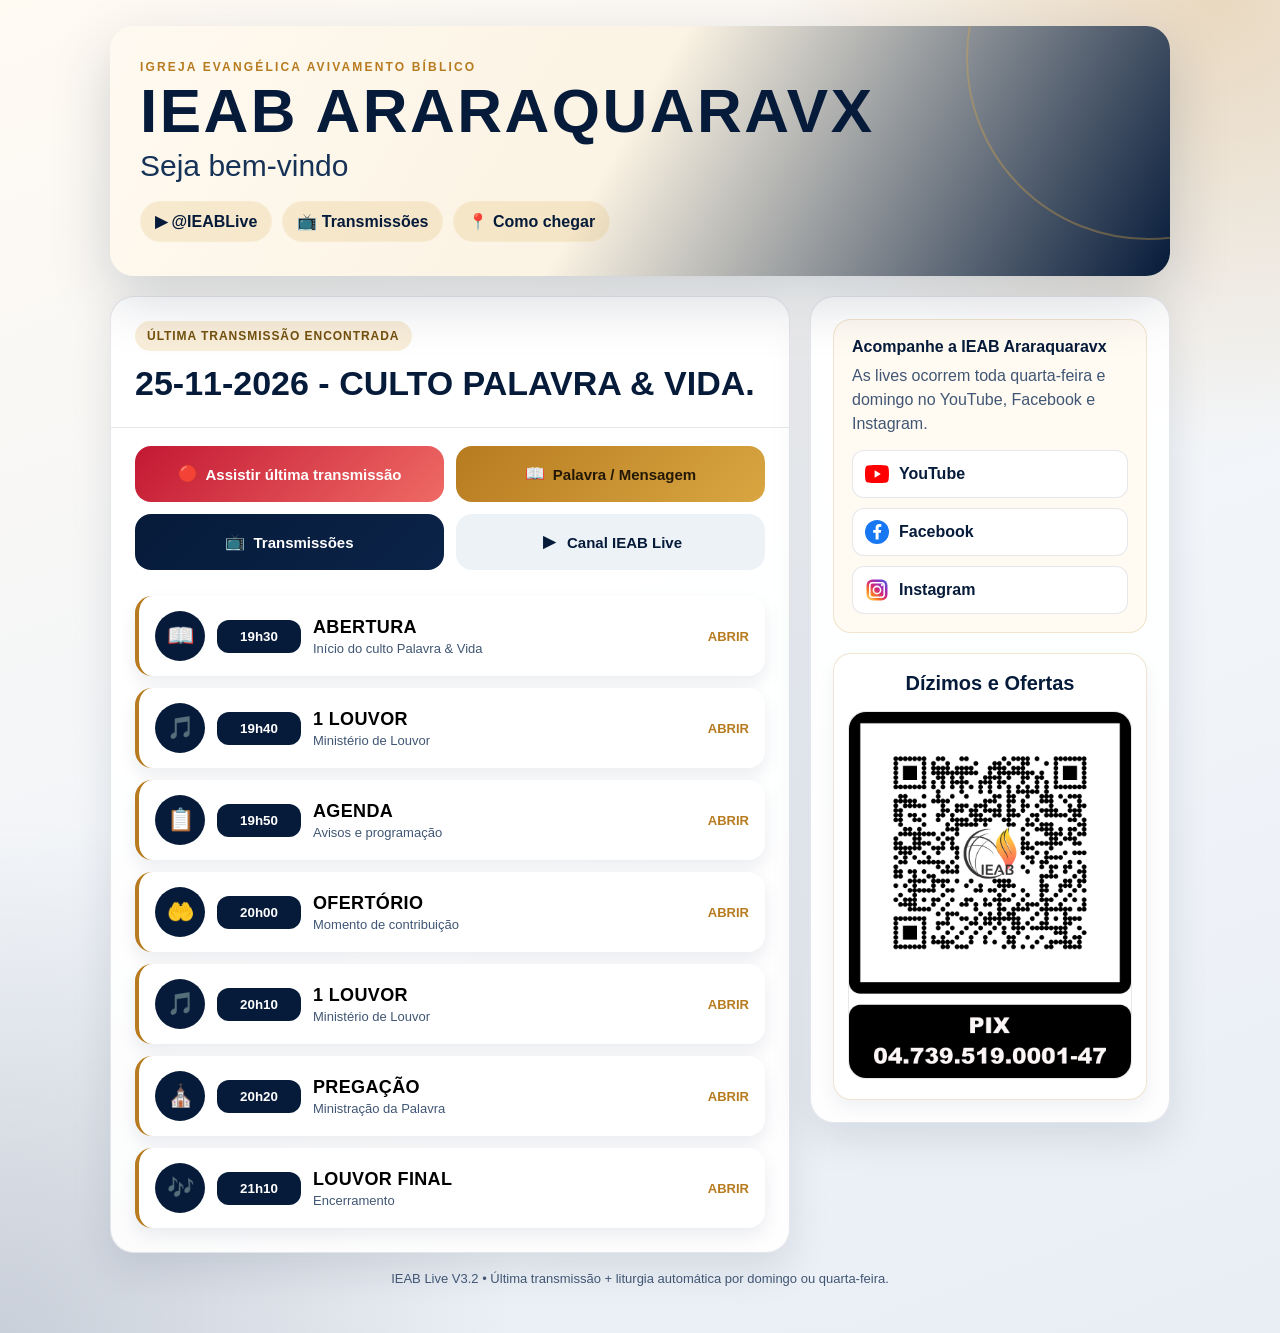
<file: index.html>
<!DOCTYPE html>
<html lang="pt-BR">
<head>
  <meta charset="UTF-8" />
  <meta name="viewport" content="width=device-width, initial-scale=1.0" />
  <title>IEAB Araraquaravx - Culto Online</title>
  <link rel="stylesheet" href="style.css" />
  <script src="config.js"></script>
</head>
<body onload="carregarPagina()">
  <main class="page">
    <header class="hero">
      <div class="hero-content">
        <div class="hero-text">
          <p class="eyebrow">Igreja Evangélica Avivamento Bíblico</p>
          <h1>IEAB ARARAQUARAVX</h1>
          <p class="welcome">Seja bem-vindo</p>
          <div class="links">
            <a class="pill" href="https://www.youtube.com/@IEABLive" target="_blank">▶ @IEABLive</a>
            <a id="channel-stream" class="pill" href="https://www.youtube.com/@IEABLive/streams" target="_blank">📺 Transmissões</a>
            <a class="pill" href="https://www.google.com/maps?vet=10CAAQoqAOahcKEwj4paOYx6qWAxUAAAAAHQAAAAAQCQ..i&pvq=CgsvZy8xdGZmZjh5OSIKCgRpZWFiEAIYAw&lqi=[base64]&fvr=1&cs=1&um=1&ie=UTF-8&fb=1&gl=br&sa=X&ftid=0x94b8f40758a6f0b1:0x1db852ecaf7fbbf1" target="_blank" rel="noopener noreferrer">📍 Como chegar</a>
          </div>
        </div>
      </div>
    </header>

    <section class="grid">
      <article class="card">
        <div class="card-header">
          <span id="service-badge" class="badge">Detectando</span>
          <h2 id="service-name">Culto Online</h2>
          <p id="service-day" class="muted">Carregando liturgia...</p>
        </div>

        <div class="actions">
          <button class="btn primary" onclick="abrirUltimaTransmissao(0)">
            <span class="btn-icon">🔴</span>
            <span>Assistir última transmissão</span>
          </button>

          <button class="btn gold" onclick="abrirPalavra()">
            <span class="btn-icon">📖</span>
            <span>Palavra / Mensagem</span>
          </button>

          <a class="btn navy" href="https://www.youtube.com/@IEABLive/streams" target="_blank">
            <span class="btn-icon">📺</span>
            <span>Transmissões</span>
          </a>

          <a class="btn" href="https://www.youtube.com/@IEABLive" target="_blank">
            <span class="btn-icon">▶</span>
            <span>Canal IEAB Live</span>
          </a>
        </div>

        <div id="timeline" class="timeline"></div>
      </article>

      <aside class="card side">
        <div class="social-box">
          <div class="social-title">Acompanhe a IEAB Araraquaravx</div>
          <p class="muted">As lives ocorrem toda quarta-feira e domingo no YouTube, Facebook e Instagram.</p>
          <div class="social-links">
            <a href="https://www.youtube.com/@IEABLive/streams" target="_blank"><img src="assets/youtube.svg" alt="YouTube" /> <span>YouTube</span></a>
            <a href="https://www.facebook.com/ieabararaquarasp" target="_blank"><img src="assets/facebook.svg" alt="Facebook" /> <span>Facebook</span></a>
            <a href="https://www.instagram.com/ieabararaquaravx/" target="_blank"><img src="assets/instagram.svg" alt="Instagram" /> <span>Instagram</span></a>
          </div>
        </div>

        <div class="offering-box">
          <div class="offering-title">Dízimos e Ofertas</div>
          <img class="pix-image" src="assets/pix-dizimos-ofertas.png" alt="QR Code Pix para dízimos e ofertas" />
        </div>
      </aside>
    </section>

    <p class="footer">IEAB Live V3.2 • Última transmissão + liturgia automática por domingo ou quarta-feira.</p>
  </main>
</body>
</html>
</file>
<file: style.css>
:root {
  --navy: #061b3a;
  --navy2: #0b2348;
  --gold: #b77b20;
  --gold2: #d9a642;
  --cream: #fff8ec;
  --paper: #ffffff;
  --muted: #405674;
  --line: rgba(6, 27, 58, .10);
  --shadow: 0 22px 60px rgba(6, 27, 58, .18);
}

* { box-sizing: border-box; }

body {
  margin: 0;
  min-height: 100vh;
  font-family: Arial, Helvetica, sans-serif;
  color: var(--navy);
  background:
    radial-gradient(circle at 95% 0%, rgba(185, 123, 32, .25), transparent 25%),
    radial-gradient(circle at 0% 100%, rgba(6, 27, 58, .16), transparent 28%),
    linear-gradient(160deg, #fffaf2, #f2f5f9 52%, #e9eef5);
}

.page {
  width: min(1060px, calc(100% - 28px));
  margin: 0 auto;
  padding: 26px 0 34px;
}

.hero {
  position: relative;
  overflow: hidden;
  border-radius: 24px;
  color: white;
  padding: 30px;
  background: linear-gradient(120deg, #061b3a 0%, #122a55 45%, #cb2438 100%);
  box-shadow: var(--shadow);
}

.hero::before {
  content: "";
  position: absolute;
  width: 360px;
  height: 360px;
  border: 2px solid rgba(217, 166, 66, .35);
  border-radius: 50%;
  right: -160px;
  top: -150px;
}

.hero-content {
  position: relative;
  z-index: 2;
  display: grid;
  grid-template-columns: 96px 1fr;
  gap: 22px;
  align-items: center;
}

.logo {
  width: 96px;
  height: 96px;
  border-radius: 50%;
  display: grid;
  place-items: center;
  background: radial-gradient(circle at 70% 25%, #f3a51f 0 18%, transparent 19%), linear-gradient(145deg, #081d3c, #122e61 58%, #d63c45);
  border: 4px solid rgba(255, 255, 255, .86);
  font-size: 28px;
  font-weight: 900;
  letter-spacing: -1px;
}

.eyebrow {
  margin: 0 0 8px;
  color: #ffd37a;
  font-weight: 800;
  letter-spacing: .18em;
  text-transform: uppercase;
  font-size: 12px;
}

h1 {
  margin: 0;
  font-size: clamp(34px, 5.7vw, 62px);
  letter-spacing: .04em;
  line-height: .95;
}

.welcome {
  margin: 8px 0 0;
  font-size: clamp(20px, 2.8vw, 30px);
  color: rgba(255, 255, 255, .92);
}

.links {
  display: flex;
  flex-wrap: wrap;
  gap: 10px;
  margin-top: 18px;
}

.pill {
  color: white;
  text-decoration: none;
  font-weight: 800;
  background: rgba(255, 255, 255, .14);
  border: 1px solid rgba(255, 255, 255, .14);
  padding: 10px 14px;
  border-radius: 999px;
}

.grid {
  display: grid;
  grid-template-columns: 1fr 360px;
  gap: 20px;
  margin-top: 20px;
  align-items: start;
}

.card {
  background: rgba(255, 255, 255, .92);
  border-radius: 24px;
  border: 1px solid var(--line);
  box-shadow: 0 16px 42px rgba(6, 27, 58, .11);
  overflow: hidden;
}

.card-header {
  padding: 24px 24px 18px;
  border-bottom: 1px solid var(--line);
}

.badge {
  display: inline-block;
  padding: 8px 12px;
  border-radius: 999px;
  color: #73500d;
  background: rgba(217, 166, 66, .20);
  font-weight: 900;
  text-transform: uppercase;
  letter-spacing: .08em;
  font-size: 12px;
}

.card h2 {
  margin: 12px 0 6px;
  font-size: clamp(26px, 3vw, 34px);
}

.muted {
  color: var(--muted);
  line-height: 1.5;
  margin: 0;
}

.actions {
  display: grid;
  grid-template-columns: repeat(2, minmax(0, 1fr));
  gap: 12px;
  padding: 18px 24px 8px;
}

.btn {
  border: 0;
  cursor: pointer;
  border-radius: 16px;
  padding: 15px 14px;
  text-decoration: none;
  text-align: center;
  font-weight: 900;
  background: #edf2f7;
  color: var(--navy);
  transition: .16s ease;
}

.btn:hover {
  transform: translateY(-2px);
  box-shadow: 0 10px 22px rgba(6, 27, 58, .14);
}

.btn.primary { background: linear-gradient(135deg, #c31833, #ef6a65); color: white; }
.btn.gold { background: linear-gradient(135deg, var(--gold), var(--gold2)); color: #231805; }
.btn.navy { background: linear-gradient(135deg, var(--navy), var(--navy2)); color: white; }

.timeline {
  padding: 18px 24px 24px;
  display: grid;
  gap: 12px;
}

.timeline-item {
  width: 100%;
  border: 0;
  cursor: pointer;
  background: #fff;
  border-left: 4px solid var(--gold);
  border-radius: 17px;
  min-height: 80px;
  display: grid;
  grid-template-columns: 50px 84px 1fr 64px;
  gap: 12px;
  align-items: center;
  padding: 13px 16px;
  text-align: left;
  box-shadow: 0 8px 18px rgba(6, 27, 58, .08);
  transition: .16s ease;
}

.timeline-item:hover { transform: translateX(4px); background: #fffdf8; }

.timeline-icon {
  width: 50px;
  height: 50px;
  border-radius: 50%;
  display: grid;
  place-items: center;
  background: var(--navy);
  color: #ffd37a;
  font-size: 22px;
}

.timeline-time {
  background: var(--navy);
  color: white;
  border-radius: 12px;
  padding: 9px 10px;
  text-align: center;
  font-weight: 900;
}

.timeline-copy strong {
  display: block;
  font-size: 18px;
  text-transform: uppercase;
  letter-spacing: .02em;
}

.timeline-copy small {
  display: block;
  margin-top: 3px;
  color: var(--muted);
  font-size: 13px;
}

.timeline-action {
  color: var(--gold);
  font-weight: 900;
  text-transform: uppercase;
  font-size: 13px;
  text-align: right;
}

.side {
  padding: 22px;
}

.latest-title {
  font-size: 18px;
  font-weight: 900;
  line-height: 1.35;
  margin: 12px 0 8px;
}

.latest-meta {
  color: var(--muted);
  font-size: 14px;
  line-height: 1.45;
  margin-top: 6px;
}

.side-link {
  display: inline-block;
  margin-top: 14px;
  font-weight: 900;
  color: var(--navy);
}

.footer {
  text-align: center;
  color: var(--muted);
  font-size: 13px;
  margin-top: 18px;
}

body.quarta .hero {
  background: linear-gradient(120deg, #fffaf1 0%, #fbf3e3 48%, #061b3a 100%);
  color: var(--navy);
}

body.quarta .welcome { color: #163257; }
body.quarta .pill { color: var(--navy); background: rgba(217, 166, 66, .18); }
body.quarta .eyebrow { color: var(--gold); }

@media (max-width: 900px) {
  .hero-content { grid-template-columns: 1fr; text-align: center; justify-items: center; }
  .links { justify-content: center; }
  .grid { grid-template-columns: 1fr; }
}

@media (max-width: 620px) {
  .page { width: min(100% - 18px, 1060px); padding-top: 12px; }
  .hero { padding: 24px 18px; }
  .actions { grid-template-columns: 1fr; }
  .timeline-item { grid-template-columns: 46px 72px 1fr; padding: 12px; }
  .timeline-action { display: none; }
  .timeline-copy strong { font-size: 16px; }
}


.social-box {
  margin-top: 20px;
  padding: 18px;
  background: #fffaf2;
  border: 1px solid rgba(183, 123, 32, .18);
  border-radius: 18px;
}

.social-title {
  color: var(--navy);
  font-size: 16px;
  font-weight: 900;
  margin-bottom: 8px;
}

.social-links {
  display: grid;
  gap: 10px;
  margin-top: 14px;
}

.social-links a {
  display: block;
  padding: 11px 12px;
  border-radius: 12px;
  text-decoration: none;
  font-weight: 900;
  color: var(--navy);
  background: #ffffff;
  border: 1px solid rgba(6, 27, 58, .10);
}

.social-links a:hover {
  background: #f7f0e4;
}


/* V3.4 - Logo no canto inferior esquerdo do hero, como referência enviada */
.hero {
  min-height: 250px;
}

.hero-content {
  grid-template-columns: 1fr;
  padding-left: 145px;
  min-height: 190px;
}

.hero-logo-corner {
  position: absolute;
  left: 28px;
  bottom: -32px;
  width: 205px;
  height: auto;
  z-index: 1;
  object-fit: contain;
  filter: drop-shadow(0 14px 18px rgba(0, 0, 0, .24));
  pointer-events: none;
}

.hero-text {
  position: relative;
  z-index: 2;
}

.logo { display: none; }

.social-links a {
  display: flex;
  align-items: center;
  gap: 10px;
}

.social-links img {
  width: 24px;
  height: 24px;
  object-fit: contain;
  flex: 0 0 auto;
}

@media (max-width: 900px) {
  .hero-content {
    padding-left: 100px;
    text-align: left;
    justify-items: start;
  }
  .hero-logo-corner {
    left: 12px;
    bottom: -22px;
    width: 150px;
  }
}

@media (max-width: 620px) {
  .hero-content {
    padding-left: 0;
    padding-top: 116px;
    text-align: center;
    justify-items: center;
  }
  .hero-logo-corner {
    left: 50%;
    transform: translateX(-50%);
    top: 14px;
    bottom: auto;
    width: 112px;
  }
}


/* V3.5 - Header limpo sem chama/logo */
.hero-logo-corner,
.logo {
  display: none !important;
}

.hero-content {
  grid-template-columns: 1fr !important;
  padding-left: 0 !important;
  min-height: 190px;
  text-align: left;
  justify-items: start;
}

.hero-text {
  position: relative;
  z-index: 2;
  width: 100%;
  padding-left: 0;
}

@media (max-width: 900px) {
  .hero-content {
    padding-left: 0 !important;
    text-align: center;
    justify-items: center;
  }

  .hero-text {
    text-align: center;
  }
}

@media (max-width: 620px) {
  .hero-content {
    padding-top: 0 !important;
  }
}


/* V3.6 - Padronização final dos botões principais */
.actions .btn {
  border: 0;
  cursor: pointer;
  border-radius: 16px;
  padding: 0 16px;
  min-height: 56px;
  text-decoration: none;
  text-align: center;
  font-size: 15px;
  font-weight: 800;
  line-height: 1;
  transition: .16s ease;
  display: flex;
  align-items: center;
  justify-content: center;
  gap: 8px;
  white-space: nowrap;
}

.actions .btn-icon {
  display: inline-flex;
  align-items: center;
  justify-content: center;
  font-size: 16px;
  line-height: 1;
  width: 20px;
  height: 20px;
  flex: 0 0 auto;
}

.actions .btn span:last-child {
  display: inline-block;
}

@media (max-width: 620px) {
  .actions .btn {
    white-space: normal;
    min-height: 54px;
  }
}


/* V3.7 - Painel Dízimos e Ofertas */
.offering-box {
  margin-top: 20px;
  padding: 18px;
  background: #ffffff;
  border: 1px solid rgba(183, 123, 32, .20);
  border-radius: 18px;
  box-shadow: 0 8px 18px rgba(6, 27, 58, .06);
}

.offering-title {
  color: var(--navy);
  font-size: 18px;
  font-weight: 900;
  margin-bottom: 14px;
}

.pix-image {
  display: block;
  width: 100%;
  max-width: 280px;
  margin: 0 auto;
  border-radius: 14px;
  border: 1px solid rgba(6, 27, 58, .10);
  background: #ffffff;
}


/* V3.8 - QR Code Pix maior e responsivo */
.offering-box {
  margin-top: 20px;
  padding: 18px 14px 20px;
  background: #ffffff;
  border: 1px solid rgba(183, 123, 32, .20);
  border-radius: 18px;
  box-shadow: 0 8px 18px rgba(6, 27, 58, .06);
  text-align: center;
}

.offering-title {
  color: var(--navy);
  font-size: 20px;
  font-weight: 900;
  margin-bottom: 16px;
}

.pix-image {
  display: block;
  width: 100%;
  max-width: 420px;
  margin: 0 auto;
  border-radius: 18px;
  border: 1px solid rgba(6, 27, 58, .10);
  background: #ffffff;
}

@media (max-width: 900px) {
  .pix-image {
    max-width: 520px;
  }
}

@media (max-width: 620px) {
  .pix-image {
    max-width: 100%;
  }

  .offering-box {
    padding: 16px 12px 18px;
  }

  .offering-title {
    font-size: 19px;
  }
}


/* V4.0 - Título principal com nome real da live e card lateral limpo */
#service-name {
  text-transform: none;
  line-height: 1.18;
}

#service-day {
  display: none !important;
}

.side > .social-box:first-child {
  margin-top: 0;
}

.card.side {
  padding-top: 22px;
}
</file>
